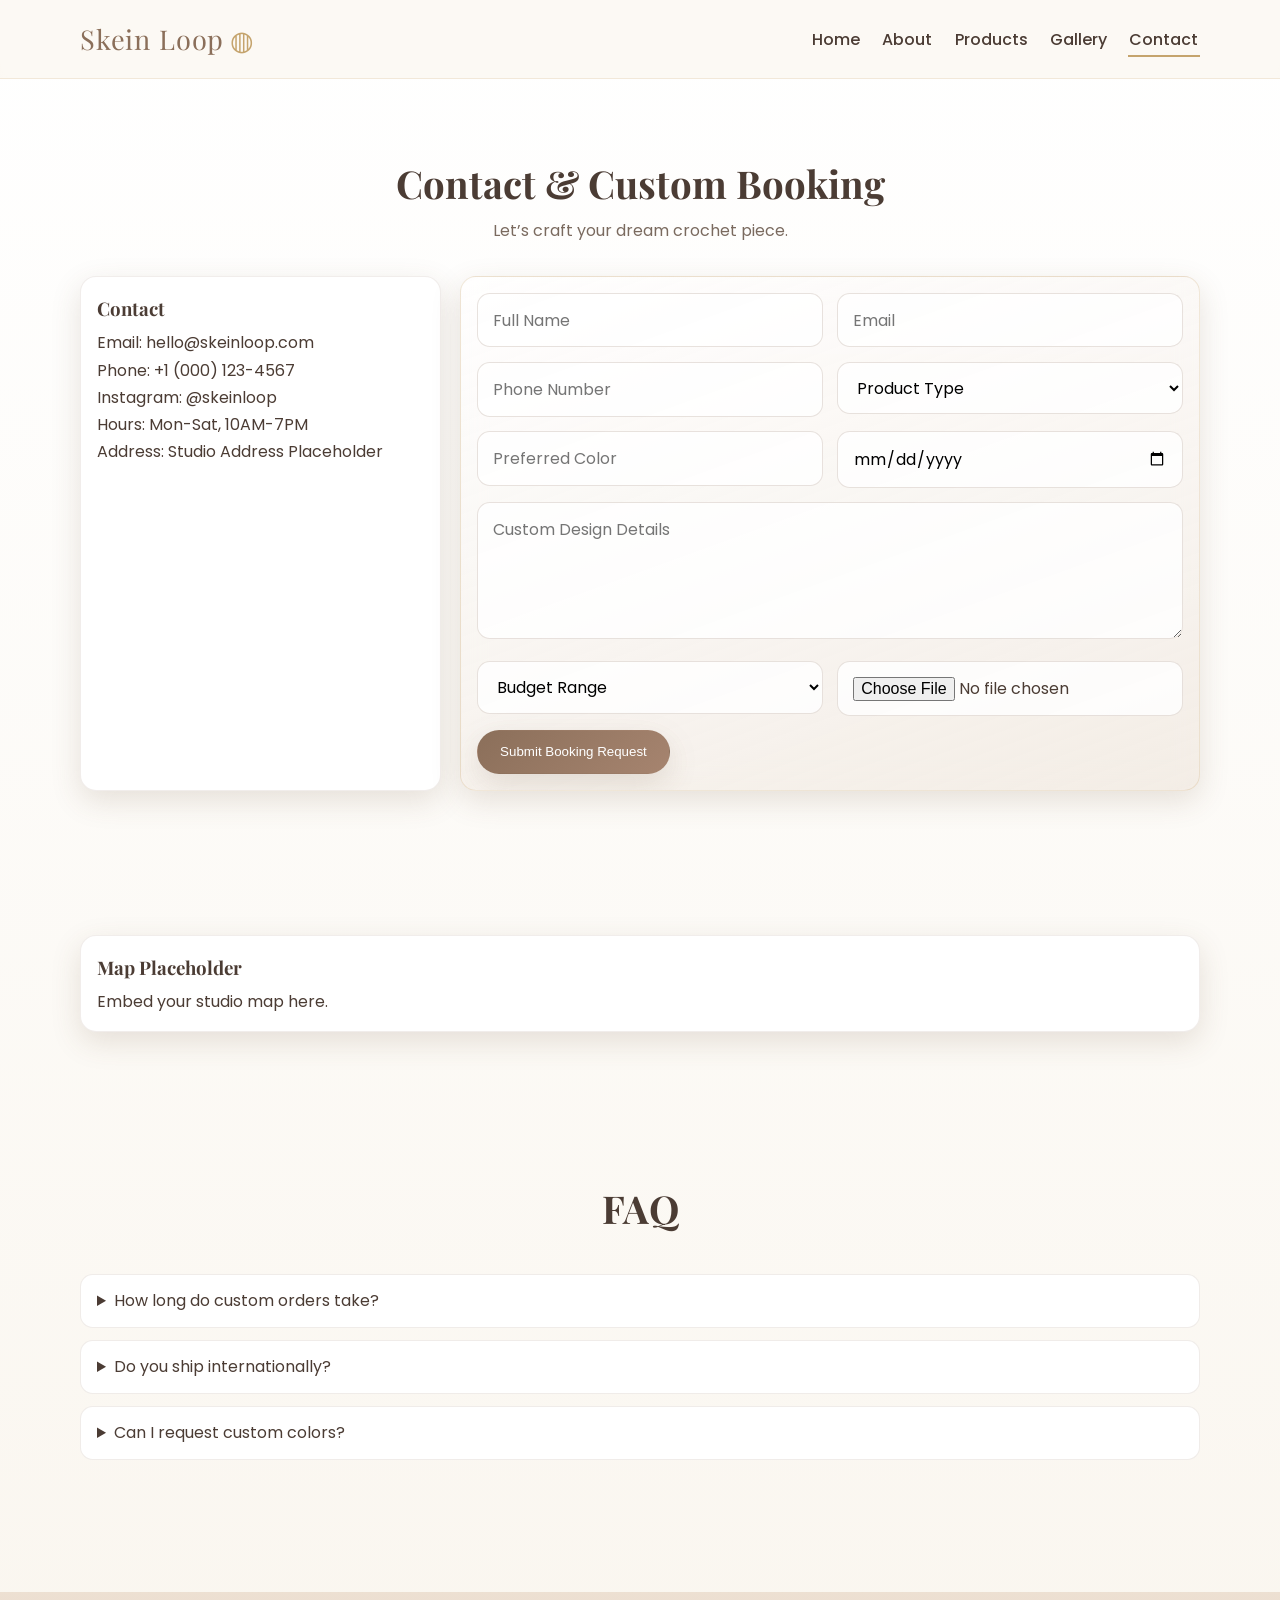
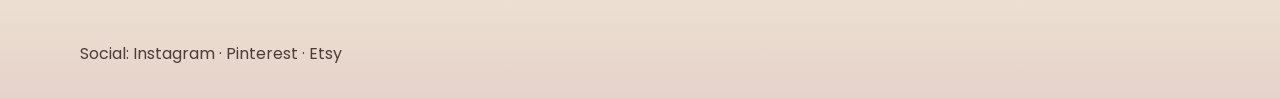
<file: contact.html>
<!DOCTYPE html><html lang='en'><head><meta charset='UTF-8'><meta name='viewport' content='width=device-width, initial-scale=1.0'><title>Skein Loop | Contact</title><link rel='stylesheet' href='css/style.css'></head><body>
<header class='navbar'><div class='container nav-inner'><a class='logo' href='index.html'>Skein Loop</a><button class='menu-btn'>☰</button><ul class='nav-links'><li><a href='index.html'>Home</a></li><li><a href='about.html'>About</a></li><li><a href='products.html'>Products</a></li><li><a href='gallery.html'>Gallery</a></li><li><a class='active' href='contact.html'>Contact</a></li></ul></div></header>
<section class='section'><div class='container'><div class='section-title fade'><h2>Contact & Custom Booking</h2><p>Let’s craft your dream crochet piece.</p></div><div class='grid grid-3'><article class='card fade'><div class='card-body'><h3>Contact</h3><p>Email: hello@skeinloop.com<br>Phone: +1 (000) 123-4567<br>Instagram: @skeinloop<br>Hours: Mon-Sat, 10AM-7PM<br>Address: Studio Address Placeholder</p></div></article><article class='card glass fade' style='grid-column: span 2;'><div class='card-body'><form class='form-grid'>
<div><input placeholder='Full Name' required></div><div><input type='email' placeholder='Email' required></div>
<div><input placeholder='Phone Number'></div><div><select><option>Product Type</option><option>Bag</option><option>Doll</option><option>Flower</option></select></div>
<div><input placeholder='Preferred Color'></div><div><input type='date'></div>
<div class='full'><textarea rows='4' placeholder='Custom Design Details'></textarea></div>
<div><select><option>Budget Range</option><option>$40-$80</option><option>$80-$150</option><option>$150+</option></select></div><div><input type='file'></div>
<div class='full'><button class='btn btn-primary' type='submit'>Submit Booking Request</button></div></form></div></article></div></div></section>
<section class='section'><div class='container'><div class='card fade'><div class='card-body'><h3>Map Placeholder</h3><p>Embed your studio map here.</p></div></div></div></section>
<section class='section'><div class='container faq fade'><div class='section-title'><h2>FAQ</h2></div><details><summary>How long do custom orders take?</summary><p>Usually 7-21 days based on complexity.</p></details><details><summary>Do you ship internationally?</summary><p>Yes, worldwide shipping available.</p></details><details><summary>Can I request custom colors?</summary><p>Absolutely, we offer curated yarn palettes.</p></details></div></section>
<footer class='footer'><div class='container'><p>Social: Instagram · Pinterest · Etsy</p></div></footer><script src='js/script.js'></script></body></html>
</file>
<file: css/style.css>
@import url('https://fonts.googleapis.com/css2?family=Playfair+Display:wght@500;600;700&family=Poppins:wght@300;400;500;600&display=swap');

:root {
  --cream: #faf6ef;
  --beige: #eadfce;
  --soft-brown: #8b6f5a;
  --warm-peach: #f6d5c6;
  --dusty-pink: #e4c0c7;
  --lavender: #d8cde8;
  --sage: #c9d8c0;
  --gold: #c5a46d;
  --text: #4b3c34;
  --glass: rgba(255, 255, 255, 0.5);
  --shadow: 0 10px 30px rgba(99, 71, 49, 0.15);
}
* { box-sizing: border-box; margin: 0; padding: 0; }
html { scroll-behavior: smooth; }
body {
  font-family: 'Poppins', sans-serif;
  color: var(--text);
  background: linear-gradient(180deg, #fff, var(--cream));
  line-height: 1.7;
}
a { color: inherit; text-decoration: none; }
img { width: 100%; display: block; border-radius: 1rem; }
.container { width: min(1120px, 92%); margin: auto; }

/* Navbar */
.navbar {
  position: sticky; top: 0; z-index: 1000;
  backdrop-filter: blur(10px);
  background: rgba(250, 246, 239, 0.65);
  border-bottom: 1px solid rgba(197, 164, 109, 0.2);
}
.nav-inner { display: flex; align-items: center; justify-content: space-between; padding: 1rem 0; }
.logo { font-family: 'Playfair Display', serif; font-size: 1.7rem; color: var(--soft-brown); letter-spacing: .03em; position: relative; }
.logo::after { content: '◍'; color: var(--gold); margin-left: .35rem; animation: pulse 2.4s infinite; }
.nav-links { display: flex; list-style: none; gap: 1.2rem; }
.nav-links a { position: relative; padding: .3rem .1rem; font-weight: 500; }
.nav-links a::after { content: ''; position: absolute; left: 0; bottom: -2px; width: 0; height: 2px; background: var(--gold); transition: width .3s; }
.nav-links a:hover::after, .nav-links .active::after { width: 100%; }
.menu-btn { display: none; background: none; border: 0; font-size: 1.5rem; }

.hero {
  position: relative; overflow: hidden;
  padding: 7rem 0 5rem;
  background: radial-gradient(circle at 15% 20%, var(--lavender), transparent 40%),
              radial-gradient(circle at 75% 30%, var(--warm-peach), transparent 45%),
              linear-gradient(135deg, #fff, var(--cream));
}
.hero-content { max-width: 720px; text-align: center; margin: auto; }
.hero h1 { font-family: 'Playfair Display', serif; font-size: clamp(2rem, 5vw, 4rem); line-height: 1.15; margin-bottom: 1rem; }
.hero p { color: #6d5a4d; margin-bottom: 2rem; }
.btn-row { display: flex; gap: .9rem; justify-content: center; flex-wrap: wrap; }
.btn {
  padding: .82rem 1.4rem; border-radius: 999px; border: 1px solid transparent;
  transition: .3s ease; font-weight: 500;
}
.btn-primary { background: linear-gradient(135deg, var(--soft-brown), #a6846f); color: #fff; box-shadow: var(--shadow); }
.btn-secondary { background: var(--glass); border-color: rgba(139,111,90,.35); }
.btn:hover { transform: translateY(-2px); box-shadow: 0 10px 24px rgba(139,111,90,.24); }

.yarn, .yarn2 { position: absolute; border-radius: 50%; opacity: .45; animation: float 6s ease-in-out infinite; }
.yarn { width: 140px; height: 140px; background: var(--dusty-pink); top: 14%; left: 7%; }
.yarn2 { width: 90px; height: 90px; background: var(--sage); right: 8%; bottom: 18%; animation-delay: 1.1s; }

.section { padding: 4.5rem 0; }
.section-title { text-align: center; margin-bottom: 2rem; }
.section-title h2 { font-family: 'Playfair Display', serif; font-size: clamp(1.6rem, 3vw, 2.6rem); }
.section-title p { color: #7a6a5f; }
.grid { display: grid; gap: 1.2rem; }
.grid-4 { grid-template-columns: repeat(4,1fr); }
.grid-3 { grid-template-columns: repeat(3,1fr); }
.card {
  background: #fff; border: 1px solid rgba(139,111,90,.12); border-radius: 1rem;
  overflow: hidden; box-shadow: var(--shadow); transition: transform .35s, box-shadow .35s;
}
.card:hover { transform: translateY(-8px); box-shadow: 0 20px 36px rgba(99, 71, 49, 0.2); }
.card-body { padding: 1rem; }
.card h3 { font-family: 'Playfair Display', serif; margin-bottom: .3rem; }
.price { color: var(--soft-brown); font-weight: 600; }
.badge { display: inline-block; padding: .3rem .65rem; border-radius: 999px; background: var(--beige); font-size: .78rem; }

.features .card { background: linear-gradient(145deg, #fff, #f8f0e7); }
.testimonial { font-size: .95rem; }

.newsletter, .glass {
  background: linear-gradient(160deg, rgba(255,255,255,.65), rgba(232,220,208,.45));
  border: 1px solid rgba(197, 164, 109, 0.25);
  backdrop-filter: blur(12px);
  border-radius: 1rem;
  box-shadow: var(--shadow);
}
.newsletter { padding: 1.4rem; display: flex; gap: .7rem; align-items: center; flex-wrap: wrap; justify-content: center; }
input, select, textarea {
  width: 100%; border: 1px solid rgba(139,111,90,.2); border-radius: .8rem;
  padding: .8rem .95rem; background: rgba(255,255,255,.8); font: inherit;
}

.timeline { position: relative; margin-left: 1rem; padding-left: 1.4rem; border-left: 2px solid var(--gold); }
.timeline article { margin-bottom: 1.2rem; }
.timeline h4 { font-family: 'Playfair Display', serif; }

.filter-row { display: flex; flex-wrap: wrap; gap: .6rem; justify-content: center; margin-bottom: 1.4rem; }
.filter-btn { border: 1px solid rgba(139,111,90,.25); background: #fff; border-radius: 999px; padding: .5rem .95rem; cursor: pointer; }
.filter-btn.active, .filter-btn:hover { background: var(--soft-brown); color: #fff; }

.masonry { columns: 3 280px; column-gap: 1rem; }
.masonry .gallery-item { break-inside: avoid; margin-bottom: 1rem; position: relative; overflow: hidden; border-radius: 1rem; }
.gallery-item img { transition: transform .45s; }
.gallery-item:hover img { transform: scale(1.08); }
.gallery-overlay { position: absolute; inset: auto 0 0 0; padding: .7rem .9rem; background: linear-gradient(180deg, transparent, rgba(0,0,0,.55)); color: #fff; }

.lightbox { position: fixed; inset: 0; background: rgba(0,0,0,.75); display: none; align-items: center; justify-content: center; z-index: 1200; }
.lightbox img { max-width: 90%; max-height: 85vh; border-radius: 1rem; }

.form-grid { display: grid; gap: .9rem; grid-template-columns: repeat(2, 1fr); }
.form-grid .full { grid-column: 1/-1; }
.faq details { background: #fff; border: 1px solid rgba(139,111,90,.13); padding: .8rem 1rem; border-radius: .8rem; margin-bottom: .7rem; }

.footer { padding: 3rem 0 2rem; background: linear-gradient(180deg, #ede0d2, #e6d2ca); margin-top: 3rem; }
.footer-grid { display: grid; gap: 1.3rem; grid-template-columns: 2fr 1fr 1fr; }

.fade { opacity: 0; transform: translateY(16px); transition: .7s ease; }
.fade.in { opacity: 1; transform: translateY(0); }

@keyframes float { 50% { transform: translateY(-12px); } }
@keyframes pulse { 50% { opacity: .45; } }

@media (max-width: 900px) {
  .grid-4 { grid-template-columns: repeat(2,1fr); }
  .grid-3 { grid-template-columns: 1fr 1fr; }
  .footer-grid { grid-template-columns: 1fr 1fr; }
}
@media (max-width: 720px) {
  .nav-links { display: none; position: absolute; right: 4%; top: 70px; background: #fff; padding: 1rem; border-radius: 1rem; box-shadow: var(--shadow); flex-direction: column; }
  .nav-links.show { display: flex; }
  .menu-btn { display: block; }
  .grid-4, .grid-3, .form-grid, .footer-grid { grid-template-columns: 1fr; }
}
</file>
